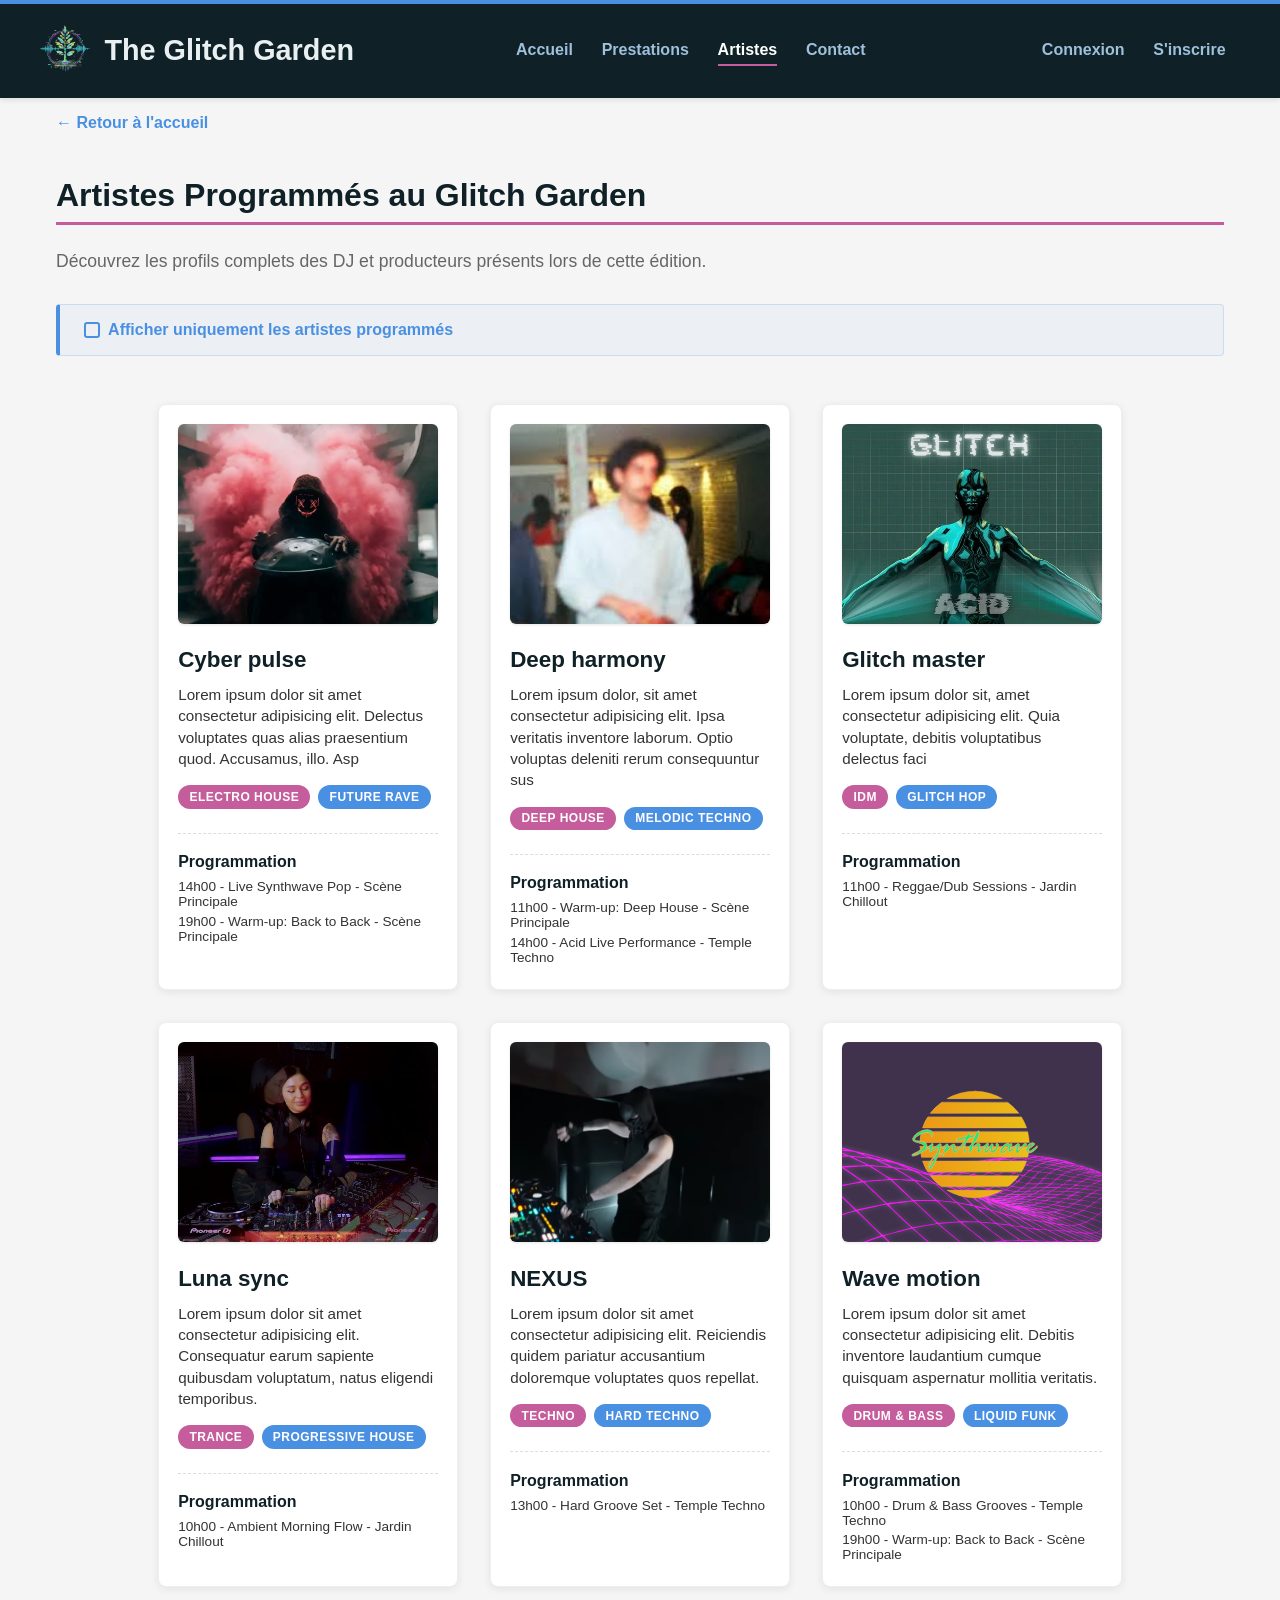
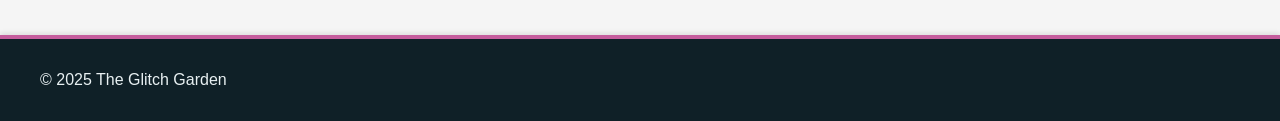
<file: artistes.html>
<!DOCTYPE html>
<html lang="fr">
<head>
    <meta charset="UTF-8">
    <meta name="viewport" content="width=device-width, initial-scale=1.0">
    <link rel="icon" type="image/png" href="assets/img/logo.png">
    <link rel="stylesheet" href="assets/css/style.css">
    <title>The Glitch Garden - Artistes</title>
</head>
<body>
    <header>
        <div class="centrage header-content">
            <a href="index.html"><img src="assets/img/logo.png" alt="Logo The Glitch Garden"></a>
            <a id="site-title" href="index.html">The Glitch Garden</a>
            <nav>
                <ul class="main-nav">
                    <li><a href="index.html">Accueil</a></li>
                    <li><a href="prestations.html">Prestations</a></li>
                    <li><a href="artistes.html" id="current">Artistes</a></li>
                    <li><a href="contact.html">Contact</a></li>
                </ul>
                <ul>
                    <li><a href="connexion.html">Connexion</a></li>
                    <li><a href="inscription.html">S'inscrire</a></li>
                </ul>
            </nav>
        </div>
    </header>

    <main class="centrage">
        
        <a href="index.html" class="back-link">&larr; Retour à l'accueil</a>

        <h1 class="page-title">Artistes Programmés au Glitch Garden</h1>
        <p class="page-description">Découvrez les profils complets des DJ et producteurs présents lors de cette édition.</p>

        <div class="filter-container">
            <span class="visually-hidden-flex">Options de filtrage</span>
            <input type="checkbox" id="filter-toggle" name="filter-programmed">
            <label for="filter-toggle" class="filter-label">Afficher uniquement les artistes programmés</label>
        </div>
        
        <section class="artistes-list">
            <a href="fiche-artiste.html" class="artiste-card-link">
                <article class="artiste-card">
                    <img src="assets/img/artistes/cyber_pulse.jpg" alt="Portrait de l'artiste Cyber pulse">
                    <h2>Cyber pulse</h2>
                    <span class="artiste-description">
                        Lorem ipsum dolor sit amet consectetur adipisicing elit. Delectus voluptates quas alias praesentium quod. Accusamus, illo. Asp
                    </span>
                    <ul class="styles-tags">
                        <li class="style-tag">Electro House</span>
                        <li class="style-tag">Future Rave</li>
                    </ul>

                    <h3>Programmation</h3>
                    <ul class="programmed-dates">
                        <li>14h00 - Live Synthwave Pop - Scène Principale</li>
                        <li>19h00 - Warm-up: Back to Back - Scène Principale</li>
                    </ul>
                </article>
            </a>
            <a href="fiche-artiste.html" class="artiste-card-link">
                <article class="artiste-card">
                    <img src="assets/img/artistes/deep_harmony.jpg" alt="Portrait de l'artiste Deep harmony">
                    <h2>Deep harmony</h2>
                    <span class="artiste-description">
                        Lorem ipsum dolor, sit amet consectetur adipisicing elit. Ipsa veritatis inventore laborum. Optio voluptas deleniti rerum consequuntur sus
                    </span>
                    <ul class="styles-tags">
                        <li class="style-tag">Deep House</span>
                        <li class="style-tag">Melodic Techno</li>
                    </ul>

                    <h3>Programmation</h3>
                    <ul class="programmed-dates">
                        <li>11h00 - Warm-up: Deep House - Scène Principale</li>
                        <li>14h00 - Acid Live Performance - Temple Techno</li>
                    </ul>
                </article>
            </a>
            <a href="fiche-artiste.html" class="artiste-card-link">
                <article class="artiste-card">
                    <img src="assets/img/artistes/glitch_master.jpg" alt="Portrait de l'artiste Glitch master">
                    <h2>Glitch master</h2>
                    <span class="artiste-description">
                       Lorem ipsum dolor sit, amet consectetur adipisicing elit. Quia voluptate, debitis voluptatibus delectus faci
                    </span>
                    <ul class="styles-tags">
                        <li class="style-tag">IDM</span>
                        <li class="style-tag">Glitch Hop</li>
                    </ul>

                    <h3>Programmation</h3>
                    <ul class="programmed-dates">
                        <li>11h00 - Reggae/Dub Sessions - Jardin Chillout</li>
                    </ul>
                </article>
            </a>
            <a href="fiche-artiste.html" class="artiste-card-link">
                <article class="artiste-card">
                    <img src="assets/img/artistes/luna_sync.jpg" alt="Portrait de l'artiste Luna sync">
                    <h2>Luna sync</h2>
                    <span class="artiste-description">
                        Lorem ipsum dolor sit amet consectetur adipisicing elit. Consequatur earum sapiente quibusdam voluptatum, natus eligendi temporibus.
                    </span>
                    <ul class="styles-tags">
                        <li class="style-tag">Trance</span>
                        <li class="style-tag">Progressive House</li>
                    </ul>

                    <h3>Programmation</h3>
                    <ul class="programmed-dates">
                        <li>10h00 - Ambient Morning Flow - Jardin Chillout</li>
                    </ul>
                </article>
            </a>
            <a href="fiche-artiste.html" class="artiste-card-link">
                <article class="artiste-card">
                    <img src="assets/img/artistes/NEXUS.jpg" alt="Portrait de l'artiste NEXUS">
                    <h2>NEXUS</h2>
                    <span class="artiste-description">
                        Lorem ipsum dolor sit amet consectetur adipisicing elit. Reiciendis quidem pariatur accusantium doloremque voluptates quos repellat.
                    </span>
                    <ul class="styles-tags">
                        <li class="style-tag">Techno</span>
                        <li class="style-tag">Hard Techno</li>
                    </ul>

                    <h3>Programmation</h3>
                    <ul class="programmed-dates">
                        <li>13h00 - Hard Groove Set - Temple Techno</li>
                    </ul>
                </article>
            </a>
            <a href="fiche-artiste.html" class="artiste-card-link">
                <article class="artiste-card">
                    <img src="assets/img/artistes/wave_motion.svg" alt="Portrait de l'artiste Wave motion">
                    <h2>Wave motion</h2>
                    <span class="artiste-description">
                        Lorem ipsum dolor sit amet consectetur adipisicing elit. Debitis inventore laudantium cumque quisquam aspernatur mollitia veritatis.
                    </span>
                    <ul class="styles-tags">
                        <li class="style-tag">Drum &amp; Bass</span>
                        <li class="style-tag">Liquid Funk</li>
                    </ul>

                    <h3>Programmation</h3>
                    <ul class="programmed-dates">
                        <li>10h00 - Drum &amp; Bass Grooves - Temple Techno</li>
                        <li>19h00 - Warm-up: Back to Back - Scène Principale</li>
                    </ul>
                </article>
            </a>
            </section>

    </main>

    <footer>
        <div class="centrage">
            <p>&copy; 2025 The Glitch Garden</p>
        </div>
    </footer>
</body>
</html>
</file>
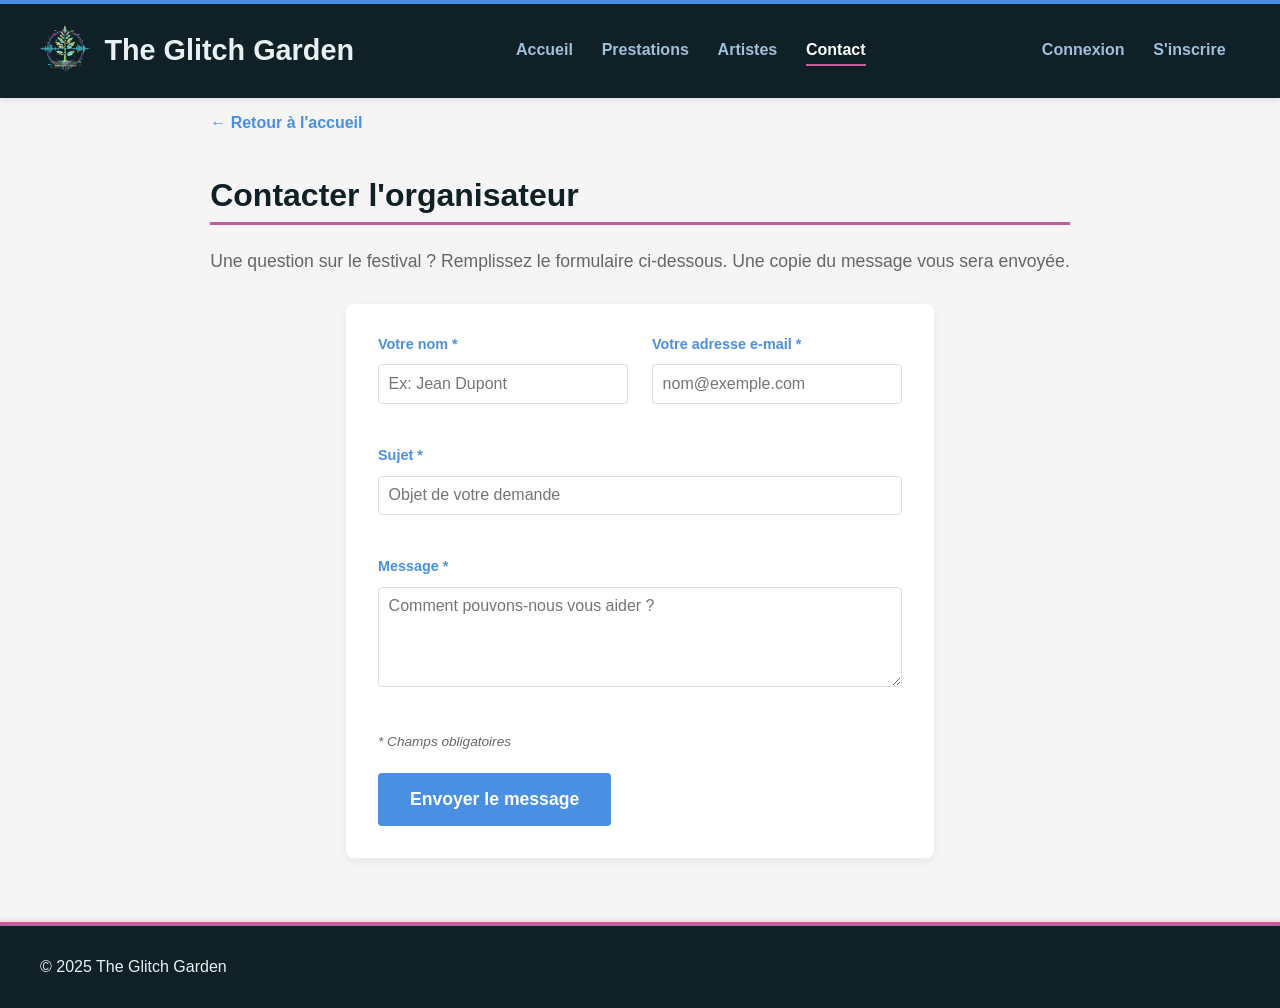
<file: contact.html>
<!DOCTYPE html>
<html lang="fr">
<head>
    <meta charset="UTF-8">
    <meta name="viewport" content="width=device-width, initial-scale=1.0">
    <link rel="icon" type="image/png" href="assets/img/logo.png">
    <link rel="stylesheet" href="assets/css/style.css">
    <title>The Glitch Garden - Contact</title>
</head>
<body>
    <header>
        <div class="centrage header-content">
            <a href="index.html"><img src="assets/img/logo.png" alt="Logo The Glitch Garden"></a>
            <a id="site-title" href="index.html">The Glitch Garden</a>
            <nav>
                <ul class="main-nav">
                    <li><a href="index.html">Accueil</a></li>
                    <li><a href="prestations.html">Prestations</a></li>
                    <li><a href="artistes.html">Artistes</a></li>
                    <li><a href="contact.html" id="current">Contact</a></li>
                </ul>
                <ul>
                    <li><a href="connexion.html">Connexion</a></li>
                    <li><a href="inscription.html">S'inscrire</a></li>
                </ul>
            </nav>
        </div>
    </header>

    <main class="centrage">
        <a href="index.html" class="back-link">&larr; Retour à l'accueil</a>

        <h1 class="page-title">Contacter l'organisateur</h1>
        <p class="page-description">Une question sur le festival ? Remplissez le formulaire ci-dessous. Une copie du message vous sera envoyée.</p>

        <section class="contact-container">
            <form action="send_contact.php" method="POST" class="contact-form">
                
                <div class="form-row">
                    <div class="form-group">
                        <label for="nom">Votre nom *</label>
                        <input type="text" id="nom" name="nom" required placeholder="Ex: Jean Dupont">
                    </div>

                    <div class="form-group">
                        <label for="email">Votre adresse e-mail *</label>
                        <input type="email" id="email" name="email" required placeholder="nom@exemple.com">
                    </div>
                </div>

                <div class="form-group">
                    <label for="sujet">Sujet *</label>
                    <input type="text" id="sujet" name="sujet" required placeholder="Objet de votre demande">
                </div>

                <div class="form-group">
                    <label for="message">Message *</label>
                    <textarea id="message" name="message" rows="4" required placeholder="Comment pouvons-nous vous aider ?"></textarea>
                </div>

                <span class="form-note">* Champs obligatoires</span>

                <button type="submit" class="btn-submit">Envoyer le message</button>
            </form>
        </section>
    </main>

    <footer>
        <div class="centrage">
            <p>&copy; 2025 The Glitch Garden</p>
        </div>
    </footer>
</body>
</html>
</file>
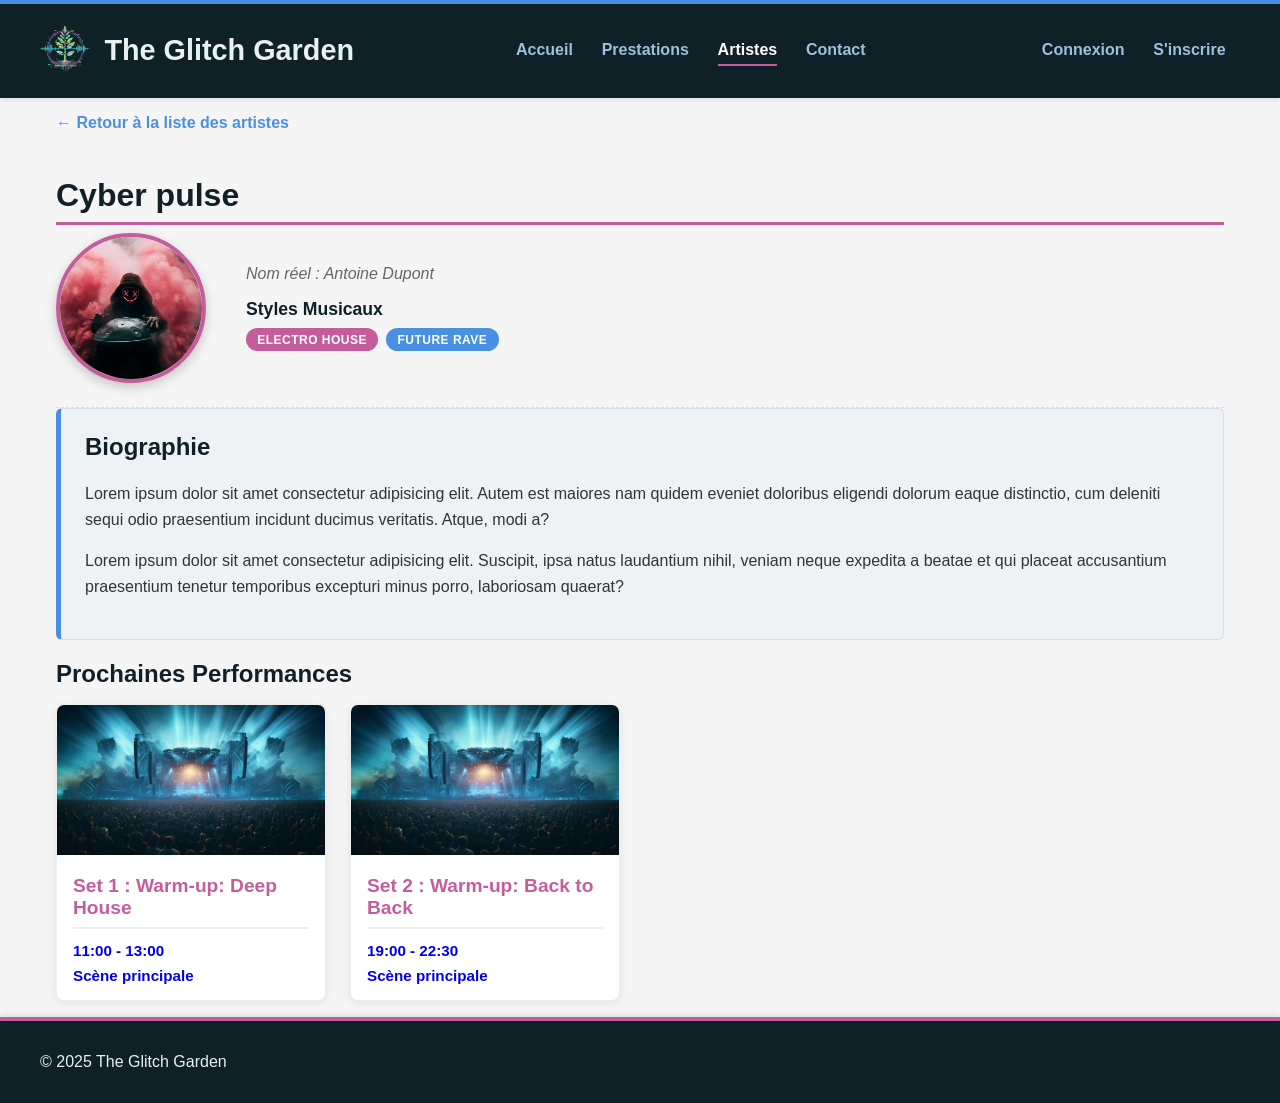
<file: fiche-artiste.html>
<!DOCTYPE html>
<html lang="fr">
<head>
    <meta charset="UTF-8">
    <meta name="viewport" content="width=device-width, initial-scale=1.0">
    <link rel="icon" type="image/png" href="assets/img/logo.png">
    <link rel="stylesheet" href="assets/css/style.css">
    <title>The Glitch Garden - Cyber pulse</title>
</head>
<body>
    <header>
        <div class="centrage header-content">
            <a href="index.html"><img src="assets/img/logo.png" alt="Logo The Glitch Garden"></a>
            <a id="site-title" href="index.html">The Glitch Garden</a>
            <nav>
                <ul class="main-nav">
                    <li><a href="index.html">Accueil</a></li>
                    <li><a href="prestations.html">Prestations</a></li>
                    <li><a href="artistes.html" id="current">Artistes</a></li>
                    <li><a href="contact.html">Contact</a></li>
                </ul>
                <ul>
                    <li><a href="connexion.html">Connexion</a></li>
                    <li><a href="inscription.html">S'inscrire</a></li>
                </ul>
            </nav>
        </div>
    </header>

    <main class="centrage">
        
        <a href="artistes.html" class="back-link">&larr; Retour à la liste des artistes</a>

        <h1 class="page-title">Cyber pulse</h1>

        <div class="artist-profile-header">
            <img src="assets/img/artistes/cyber_pulse.jpg" alt="Portrait de Cyber pulse" class="artist-photo">
            
            <div class="artist-presentation">
                <span class="artist-real-name">Nom réel : Antoine Dupont</span>

                <h2>Styles Musicaux</h2>
                <ul class="styles-tags">
                    <li class="style-tag">Electro House</li>
                    <li class="style-tag">Future Rave</li>
                </ul>
            </div>
        </div>

        <section class="artist-bio-section">
            <h2>Biographie</h2>
            <p class="artist-bio">
                Lorem ipsum dolor sit amet consectetur adipisicing elit. Autem est maiores nam quidem eveniet doloribus eligendi dolorum eaque distinctio, cum deleniti sequi odio praesentium incidunt ducimus veritatis. Atque, modi a?
            </p>
            <p class="artist-bio">
                Lorem ipsum dolor sit amet consectetur adipisicing elit. Suscipit, ipsa natus laudantium nihil, veniam neque expedita a beatae et qui placeat accusantium praesentium tenetur temporibus excepturi minus porro, laboriosam quaerat?
            </p>
        </section>

        <section class="artiste-programmation">
            <h2>Prochaines Performances</h2>
            <div class="programmation-list">
                <a href="fiche-prestation.html" class="prestation-card-link">
                    <article class="programmation-detail-card">
                        <img src="assets/img/scenes/main_stage_set.jpg" alt="Vue de la Scène Principale pour le set Warm-up Deep House" class="programmation-img">
                        
                        <h3>Set 1 : Warm-up: Deep House</h3>
                        <div class="detail-info">
                            <span class="time">11:00 - 13:00</span>
                            <span class="stage">Scène principale</span>
                        </div>
                    </article>
                </a>
                <a href="fiche-prestation.html" class="prestation-card-link">
                    <article class="programmation-detail-card">
                        <img src="assets/img/scenes/main_stage_set.jpg" alt="Vue de la Scène Principale pour le set Back to Back" class="programmation-img">
                        
                        <h3>Set 2 : Warm-up: Back to Back</h3>
                        <div class="detail-info">
                            <span class="time">19:00 - 22:30</span>
                            <span class="stage">Scène principale</span>
                        </div>
                    </article>
                </a>
            </div>
        </section>

    </main>

    <footer>
        <div class="centrage">
            <p>&copy; 2025 The Glitch Garden</p>
        </div>
    </footer>
</body>
</html>
</file>
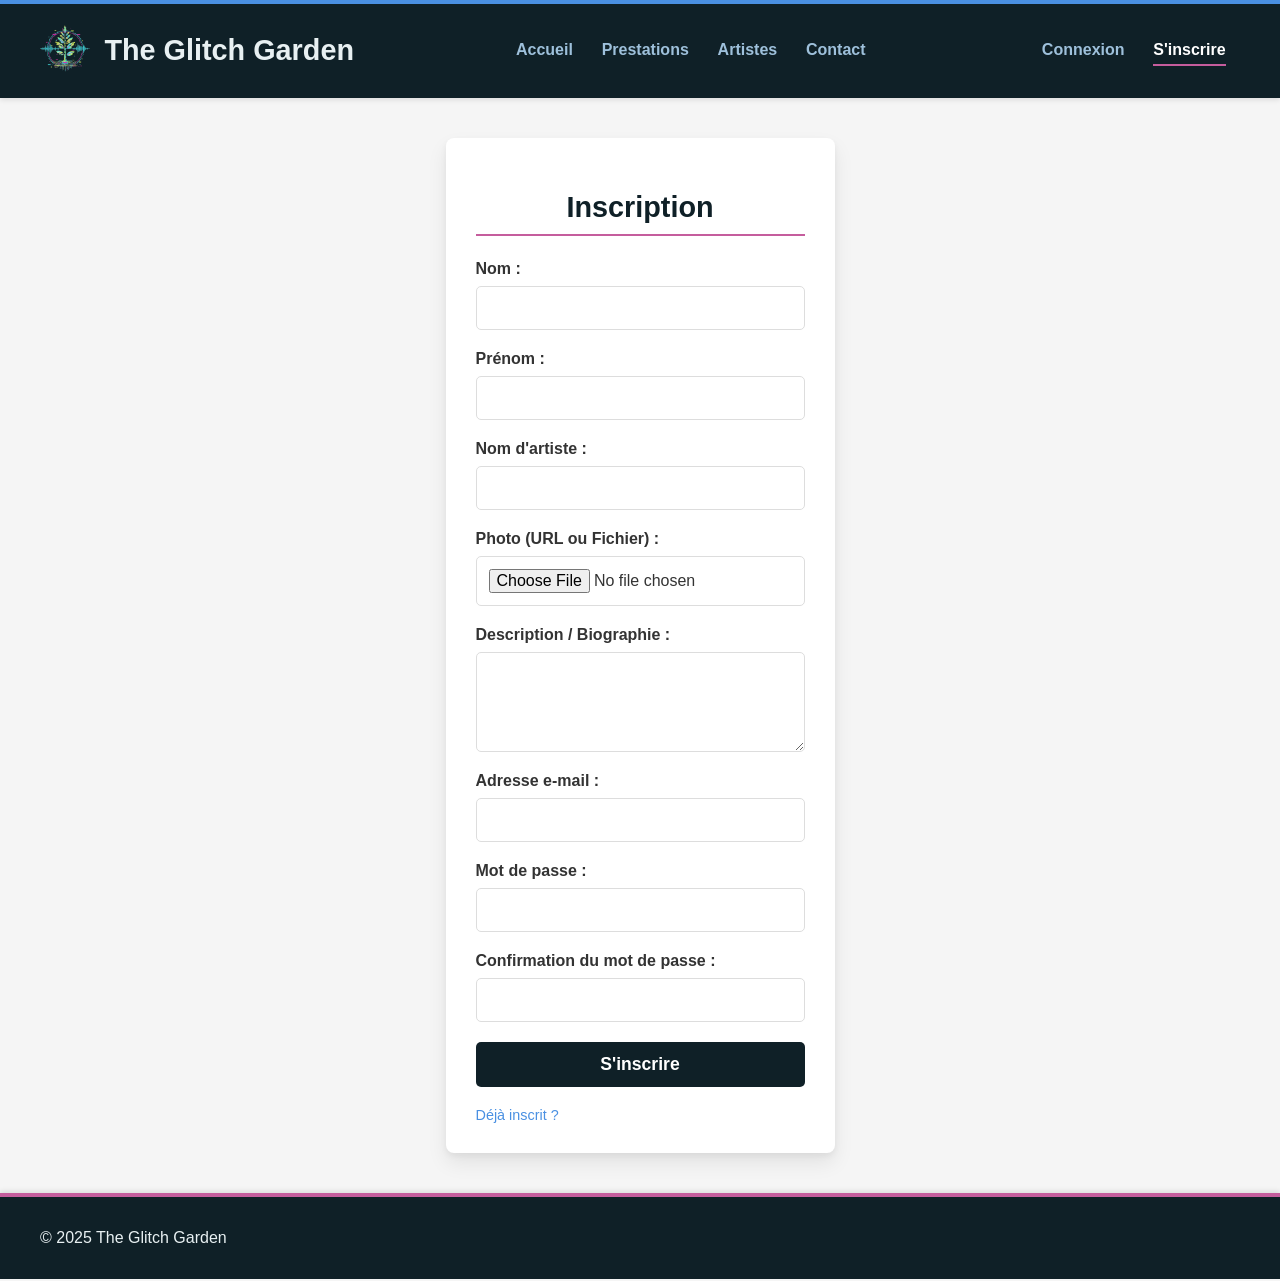
<file: inscription.html>
<!DOCTYPE html>
<html lang="fr">
<head>
    <meta charset="UTF-8">
    <meta name="viewport" content="width=device-width, initial-scale=1.0">
    <link rel="icon" type="image/png" href="assets/img/logo.png">
    <link rel="stylesheet" href="assets/css/style.css">
    <title>The Glitch Garden - Inscription</title>
</head>
<body>
    <header>
        <div class="centrage header-content">
            <a href="index.html"><img src="assets/img/logo.png" alt="Logo The Glitch Garden"></a>
            <a id="site-title" href="index.html">The Glitch Garden</a>
            <nav>
                <ul class="main-nav">
                    <li><a href="index.html">Accueil</a></li>
                    <li><a href="prestations.html">Prestations</a></li>
                    <li><a href="artistes.html">Artistes</a></li>
                    <li><a href="contact.html">Contact</a></li>
                </ul>
                
                <ul>
                    <li><a href="connexion.html">Connexion</a></li>
                    <li><a href="inscription.html" id="current">S'inscrire</a></li>
                </ul>
            </nav>
        </div>
    </header>

    <main class="centrage">
        <section class="register-section">
            <h1>Inscription</h1>
            <form action="#" method="post" class="register-form">
                <label for="lastname">Nom :</label>
                <input type="text" id="lastname" name="lastname" required>

                <label for="firstname">Prénom :</label>
                <input type="text" id="firstname" name="firstname" required>

                <label for="artistname">Nom d'artiste :</label>
                <input type="text" id="artistname" name="artistname" required>

                <label for="photo">Photo (URL ou Fichier) :</label>
                <input type="file" id="photo" name="photo" accept="image/jpeg, image/png" required>

                <label for="bio">Description / Biographie :</label>
                <textarea id="bio" name="bio" rows="4" required></textarea>

                <label for="email">Adresse e-mail :</label>
                <input type="email" id="email" name="email" required>

                <label for="password">Mot de passe :</label>
                <input type="password" id="password" name="password" required>

                <label for="confirm_password">Confirmation du mot de passe :</label>
                <input type="password" id="confirm_password" name="confirm_password" required>

                <button type="submit">S'inscrire</button>
                <div class="form-links">
                    <a href="connexion.html" id="already-registered">Déjà inscrit ?</a>
                </div>
            </form>
        </section>
    </main>

    <footer>
        <div class="centrage">
            <p>&copy; 2025 The Glitch Garden</p>
        </div>
    </footer>

</body>
</html>
</file>
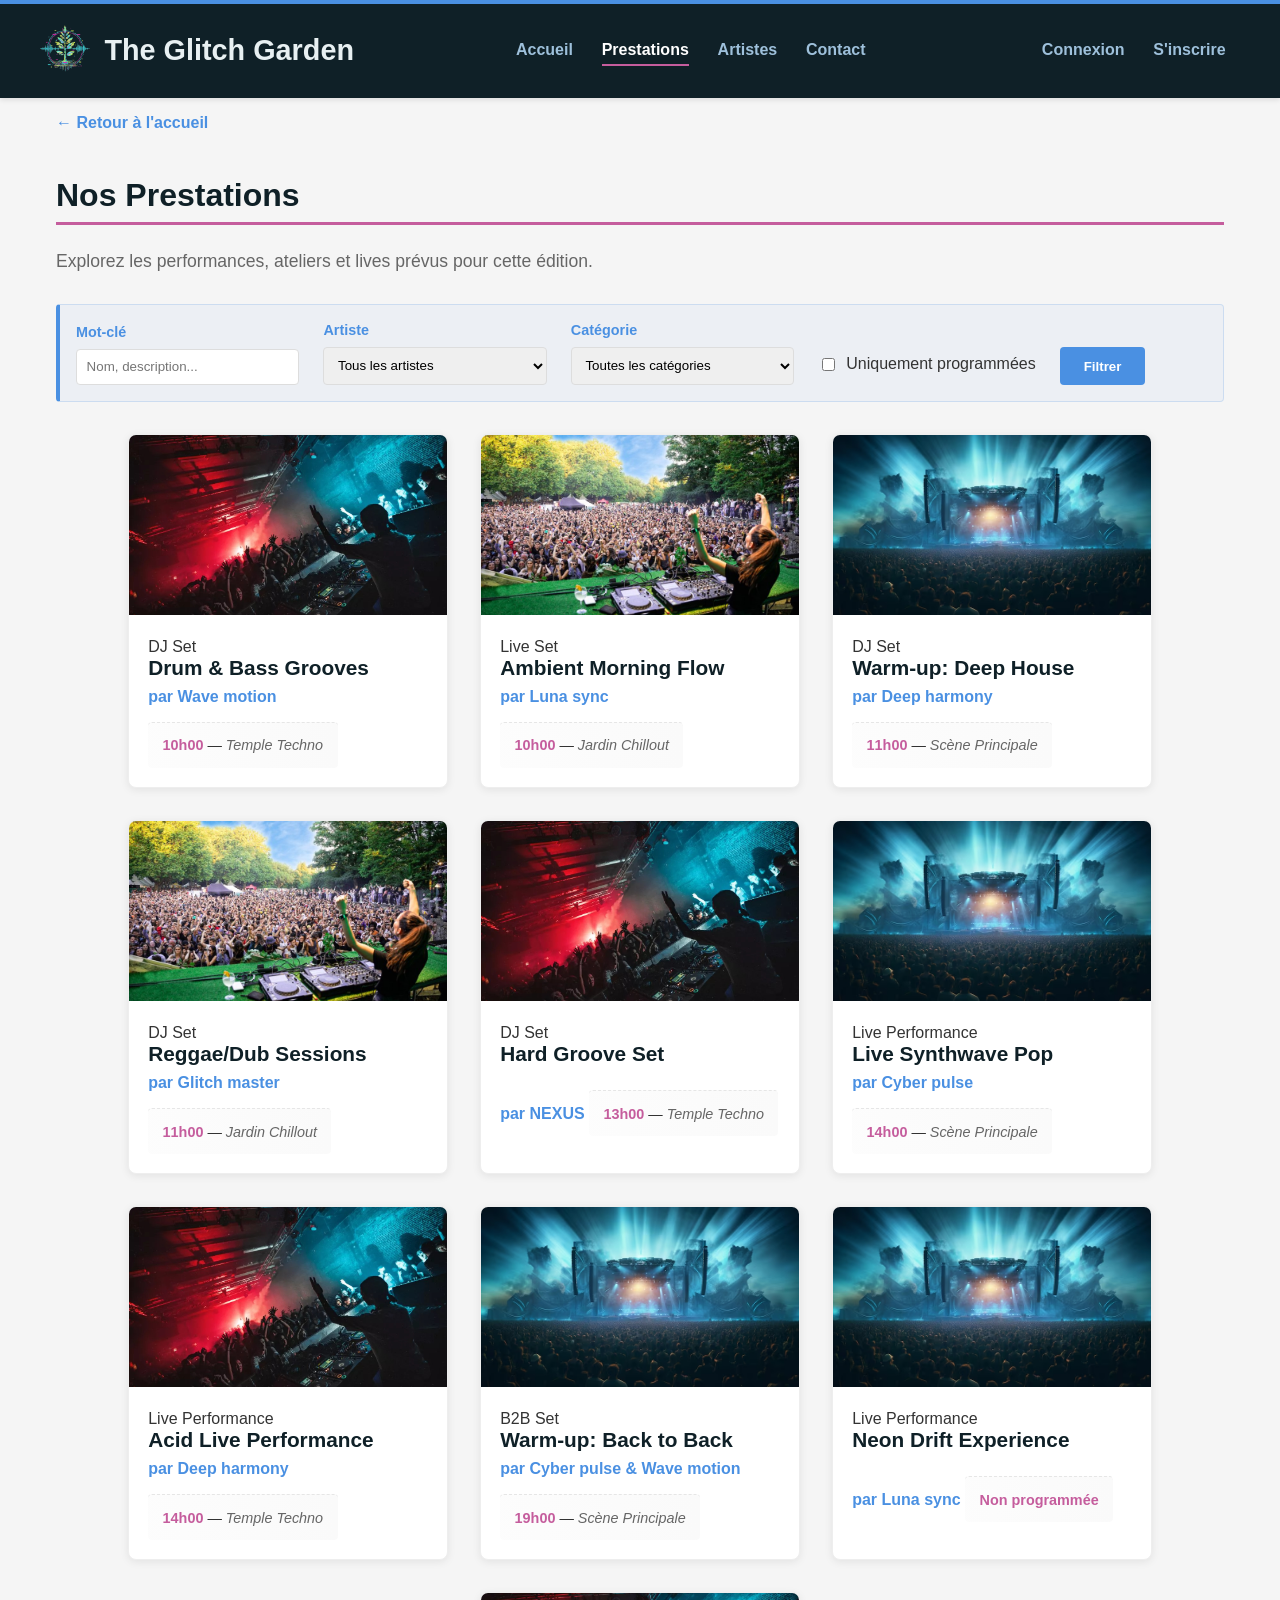
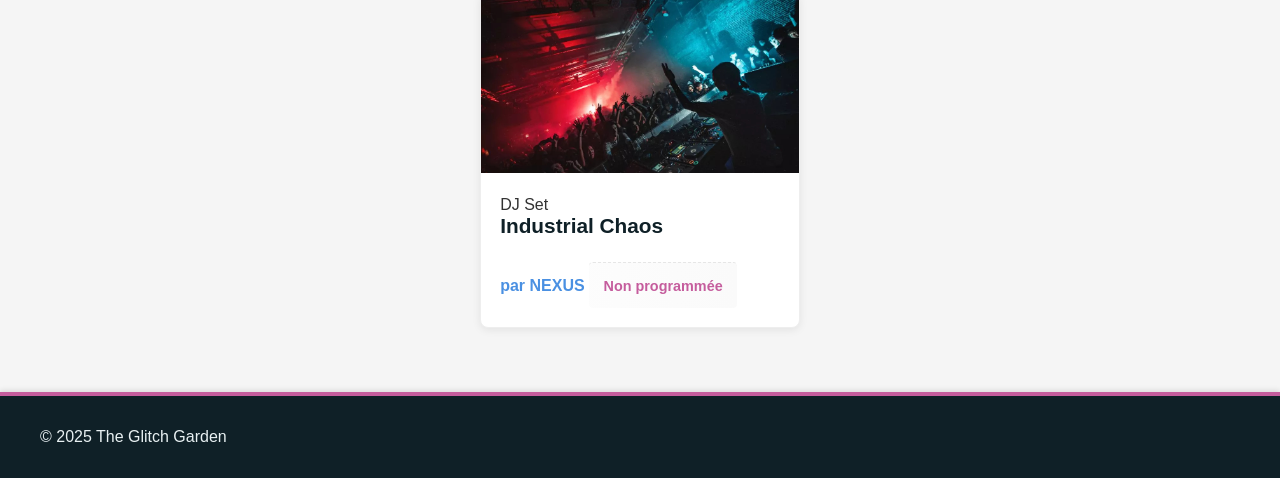
<file: prestations.html>
<!DOCTYPE html>
<html lang="fr">
<head>
    <meta charset="UTF-8">
    <meta name="viewport" content="width=device-width, initial-scale=1.0">
    <link rel="icon" type="image/png" href="assets/img/logo.png">
    <link rel="stylesheet" href="assets/css/style.css">
    <title>The Glitch Garden - Prestations</title>
</head>
<body>
    <header>
        <div class="centrage header-content">
            <a href="index.html"><img src="assets/img/logo.png" alt="Logo The Glitch Garden"></a>
            <a id="site-title" href="index.html">The Glitch Garden</a>
            <nav>
                <ul class="main-nav">
                    <li><a href="index.html">Accueil</a></li>
                    <li><a href="prestations.html" id="current">Prestations</a></li>
                    <li><a href="artistes.html">Artistes</a></li>
                    <li><a href="contact.html">Contact</a></li>
                </ul>
                <ul>
                    <li><a href="connexion.html">Connexion</a></li>
                    <li><a href="inscription.html">S'inscrire</a></li>
                </ul>
            </nav>
        </div>
    </header>

    <main class="centrage">
        <a href="index.html" class="back-link">&larr; Retour à l'accueil</a>

        <h1 class="page-title">Nos Prestations</h1>
        <p class="page-description">Explorez les performances, ateliers et lives prévus pour cette édition.</p>

        <div class="filter-container">
            <form action="#" method="GET" class="filter-form">
                <div class="filter-group">
                    <label for="search">Mot-clé</label>
                    <input type="text" id="search" name="search" placeholder="Nom, description...">
                </div>

                <div class="filter-group">
                    <label for="artiste">Artiste</label>
                    <select id="artiste" name="artiste">
                        <option value="">Tous les artistes</option>
                        <option value="cyber_pulse">Cyber pulse</option>
                        <option value="deep_harmony">Deep harmony</option>
                        <option value="glitch_master">Glitch master</option>
                        <option value="luna_sync">Luna sync</option>
                        <option value="nexus">NEXUS</option>
                        <option value="wave_motion">Wave motion</option>
                    </select>
                </div>

                <div class="filter-group">
                    <label for="categorie">Catégorie</label>
                    <select id="categorie" name="categorie">
                        <option value="">Toutes les catégories</option>
                        <option value="DJSet">DJ Set</option>
                        <option value="LiveSet">Live Set</option>
                        <option value="LivePerformance">Live Performance</option>
                        <option value="B2B">B2B Set</option>
                    </select>
                </div>

                <div class="filter-checkbox-group">
                    <input type="checkbox" id="programmed" name="programmed">
                    <label for="programmed">Uniquement programmées</label>
                </div>

                <button type="submit" class="btn-filter">Filtrer</button>
            </form>
        </div>

        <section class="prestations-gallery">
            <a href="fiche-prestation.html" class="vignette">
                <article>
                    <div class="vignette-image">
                        <img src="assets/img/scenes/temple_techno.jpg" alt="Vue de la scène Temple Techno pour le set Drum and Bass Grooves">
                    </div>
                    <div class="vignette-content">
                        <span class="category-tag">DJ Set</span>
                        <h2>Drum &amp; Bass Grooves</h2>
                        <span class="artiste-name">par Wave motion</span>

                        <div class="badge-programmation">
                            <span class="heure">10h00</span> — <span class="scene">Temple Techno</span>
                        </div>
                    </div>
                </article>
            </a>

            <a href="fiche-prestation.html" class="vignette">
                <article>
                    <div class="vignette-image">
                        <img src="assets/img/scenes/jardin_chillout.jpg" alt="Vue de la scène Jardin Chillout pour le set Ambient Morning Flow">
                    </div>
                    <div class="vignette-content">
                        <span class="category-tag">Live Set</span>
                        <h2>Ambient Morning Flow</h2>
                        <span class="artiste-name">par Luna sync</span>

                        <div class="badge-programmation">
                            <span class="heure">10h00</span> — <span class="scene">Jardin Chillout</span>
                        </div>
                    </div>
                </article>
            </a>

            <a href="fiche-prestation.html" class="vignette">
                <article>
                    <div class="vignette-image">
                        <img src="assets/img/scenes/main_stage_set.jpg" alt="Vue de la Scène Principale pour le set Warm-up Deep House">
                    </div>
                    <div class="vignette-content">
                        <span class="category-tag">DJ Set</span>
                        <h2>Warm-up: Deep House</h2>
                        <span class="artiste-name">par Deep harmony</span>

                        <div class="badge-programmation">
                            <span class="heure">11h00</span> — <span class="scene">Scène Principale</span>
                        </div>
                    </div>
                </article>
            </a>

            <a href="fiche-prestation.html" class="vignette">
                <article>
                    <div class="vignette-image">
                        <img src="assets/img/scenes/jardin_chillout.jpg" alt="Vue de la scène Jardin Chillout pour le set Reggae Dub Sessions">
                    </div>
                    <div class="vignette-content">
                        <span class="category-tag">DJ Set</span>
                        <h2>Reggae/Dub Sessions</h2>
                        <span class="artiste-name">par Glitch master</span>

                        <div class="badge-programmation">
                            <span class="heure">11h00</span> — <span class="scene">Jardin Chillout</span>
                        </div>
                    </div>
                </article>
            </a>

            <a href="fiche-prestation.html" class="vignette">
                <article>
                    <div class="vignette-image">
                        <img src="assets/img/scenes/temple_techno.jpg" alt="Vue de la scène Temple Techno pour le set Hard Groove">
                    </div>
                    <div class="vignette-content">
                        <span class="category-tag">DJ Set</span>
                        <h2>Hard Groove Set</h2>
                        <span class="artiste-name">par NEXUS</span>

                        <div class="badge-programmation">
                            <span class="heure">13h00</span> — <span class="scene">Temple Techno</span>
                        </div>
                    </div>
                </article>
            </a>

            <a href="fiche-prestation.html" class="vignette">
                <article>
                    <div class="vignette-image">
                        <img src="assets/img/scenes/main_stage_set.jpg" alt="Vue de la Scène Principale pour le live Synthwave Pop">
                    </div>
                    <div class="vignette-content">
                        <span class="category-tag">Live Performance</span>
                        <h2>Live Synthwave Pop</h2>
                        <span class="artiste-name">par Cyber pulse</span>

                        <div class="badge-programmation">
                            <span class="heure">14h00</span> — <span class="scene">Scène Principale</span>
                        </div>
                    </div>
                </article>
            </a>

            <a href="fiche-prestation.html" class="vignette">
                <article>
                    <div class="vignette-image">
                        <img src="assets/img/scenes/temple_techno.jpg" alt="Vue de la scène Temple Techno pour le live Acid Performance">
                    </div>
                    <div class="vignette-content">
                        <span class="category-tag">Live Performance</span>
                        <h2>Acid Live Performance</h2>
                        <span class="artiste-name">par Deep harmony</span>

                        <div class="badge-programmation">
                            <span class="heure">14h00</span> — <span class="scene">Temple Techno</span>
                        </div>
                    </div>
                </article>
            </a>

            <a href="fiche-prestation.html" class="vignette">
                <article>
                    <div class="vignette-image">
                        <img src="assets/img/scenes/main_stage_set.jpg" alt="Vue de la Scène Principale pour le set Back to Back">
                    </div>
                    <div class="vignette-content">
                        <span class="category-tag">B2B Set</span>
                        <h2>Warm-up: Back to Back</h2>
                        <span class="artiste-name">par Cyber pulse &amp; Wave motion</span>

                        <div class="badge-programmation">
                            <span class="heure">19h00</span> — <span class="scene">Scène Principale</span>
                        </div>
                    </div>
                </article>
            </a>

            <a href="fiche-prestation.html" class="vignette">
                <article>
                    <div class="vignette-image">
                        <img src="assets/img/scenes/main_stage_set.jpg" alt="Vue de la Scène Principale pour le live Neon Drift Experience">
                    </div>
                    <div class="vignette-content">
                        <span class="category-tag">Live Performance</span>
                        <h2>Neon Drift Experience</h2>
                        <span class="artiste-name">par Luna sync</span>

                        <div class="badge-programmation">
                            <span class="heure">Non programmée</span>
                        </div>
                    </div>
                </article>
            </a>

            <a href="fiche-prestation.html" class="vignette">
                <article>
                    <div class="vignette-image">
                        <img src="assets/img/scenes/temple_techno.jpg" alt="Vue de la scène Temple Techno pour le set Industrial Chaos">
                    </div>
                    <div class="vignette-content">
                        <span class="category-tag">DJ Set</span>
                        <h2>Industrial Chaos</h2>
                        <span class="artiste-name">par NEXUS</span>

                        <div class="badge-programmation">
                            <span class="heure">Non programmée</span>
                        </div>
                    </div>
                </article>
            </a>
        </section>
    </main>

    <footer>
        <div class="centrage">
            <p>&copy; 2025 The Glitch Garden</p>
        </div>
    </footer>
</body>
</html>
</file>
<file: assets/css/style.css>
/* Variables CSS */
:root {
    --color-primary: #4A90E2;
    --color-accent: #C55D9D;
    --color-dark: #0F2027;
    --color-light: #E8F0F2;
    --color-text: #333333;
    --color-text-light: #666666;
    --color-background: #F5F5F5;
    --color-white: #FFFFFF;
    --color-border: #EEEEEE;
    --color-border-light: rgba(74, 144, 226, 0.2);
    --color-bg-light: rgba(74, 144, 226, 0.05);
    --color-nav-link: #9EC0DB;
    --color-muted: #999999;
    --color-border-dark: #DDDDDD;
    --color-text-dark: #222222;
    --color-error: #E74C3C;
}

/* Réinitialisation et base */
*,
*::before,
*::after {
    box-sizing: border-box;
}


body {
    background-color: var(--color-background);
    color: var(--color-text);
    font-family: Arial, sans-serif;
    font-size: 1rem;
    margin: 0;
    min-height: 100vh;
    display: flex;
    flex-direction: column;
}

img {
    -webkit-user-drag: none;
    -webkit-user-select: none;
    user-select: none;
}

/* Conteneur de centrage */
.centrage {
    max-width: 1200px;
    margin-left: auto;
    margin-right: auto;
}

/* Header et Navigation */
header {
    background-color: var(--color-dark);
    padding: 1rem;
    color: var(--color-light);
    box-shadow: 0 2px 5px rgba(0, 0, 0, 0.1);
    border-top: 4px solid var(--color-primary);
}

.header-content {
    display: flex;
    align-items: center;
    flex-wrap: wrap;
    justify-content: center;
}

header #site-title {
    font-size: 1.8rem;
    font-weight: bold;
    color: var(--color-light);
    text-decoration: none;
    transition: all 0.3s ease;
}

header #site-title:hover {
    background-image: linear-gradient(90deg, var(--color-primary), var(--color-accent));
    background-clip: text;
    -webkit-background-clip: text;
    -webkit-text-fill-color: transparent;
}

header img {
    height: 50px;
    margin-right: 0.9rem;
}

header nav {
    flex-grow: 1;
    display: flex;
    flex-wrap: wrap;
    justify-content: center;
}

header nav ul {
    display: flex;
    flex-wrap: wrap;
    justify-content: space-around;
    list-style: none;
    padding: 0;
}

header .main-nav {
    margin-left: auto;
    margin-right: auto;
}

header nav ul li {
    margin: 0 0.9rem;
}

header nav ul li a {
    color: var(--color-nav-link);
    text-decoration: none;
    font-weight: bold;
    border-bottom: 2px solid transparent;
    padding: 0.3rem 0;
    display: inline-block;
    transition: color 0.3s, border-color 0.3s;
}

header nav ul li a#current {
    color: var(--color-white);
    border-bottom: 2px solid var(--color-accent);
}

header nav ul li a:hover {
    color: var(--color-white);
    border-bottom: 2px solid var(--color-primary);
}

/* Footer */
footer {
    background-color: var(--color-dark);
    padding: 1rem;
    color: var(--color-light);
    border-top: 4px solid var(--color-accent);
    box-shadow: 0 -2px 5px rgba(0, 0, 0, 0.1);
}

/* Main et layouts */
main {
    flex: 1;
}

main.centrage {
    display: flex;
    flex-direction: column;
    padding: 1rem;
}

/* Titres et descriptions */
.page-title,
.section-title {
    font-size: 2rem;
    font-weight: bold;
    color: var(--color-dark);
    margin-bottom: 0.5rem;
    border-bottom: 3px solid var(--color-accent);
    padding-bottom: 0.5rem;
}

.page-title.large {
    font-size: 2.5rem;
    margin: 0;
    border-bottom: 4px solid var(--color-primary);
}

.page-description,
.section-description {
    font-size: 1.1rem;
    color: var(--color-text-light);
    margin-bottom: 2rem;
}

/* Liens et texte */
.back-link,
.artiste-name {
    color: var(--color-primary);
    font-weight: bold;
    text-decoration: none;
    transition: color 0.2s;
}

.vignette-content .artiste-name {
    margin-bottom: 0.5rem;
}

.back-link:hover,
.artiste-name:hover {
    color: var(--color-accent);
}

.back-link {
    margin-bottom: 1.5rem;
}

.construction-message {
    text-align: center;
}

.info-text {
    font-size: 0.95rem;
    color: var(--color-text-light);
    font-style: italic;
    margin-top: 1.5rem;
}

.info-note {
    font-size: 0.9rem;
    color: var(--color-muted);
    margin-top: 0.5rem;
    padding: 0.5rem 0.5rem 0.5rem 1rem;
    border-left: 3px solid var(--color-primary);
}

.form-note {
    font-size: 0.85rem;
    color: var(--color-text-light);
    font-style: italic;
    margin: 0;
}

/* Message aucun résultat */
.no-results {
    text-align: center;
    color: var(--color-text-light);
    font-style: italic;
    padding: 2rem 0;
}

/* Message filtre artistes programmés */
.no-artiste-filter {
    display: none;
    text-align: center;
    color: var(--color-text-light);
    font-style: italic;
    padding: 2rem 0;
    width: 100%;
}

#filter-toggle:checked ~ .artistes-list .no-artiste-filter {
    display: block;
}

#filter-toggle:checked ~ .artistes-list:has(.artiste-card-link[data-programmed="true"]) .no-artiste-filter {
    display: none;
}

/* Filtres */
#filter-toggle {
    position: absolute;
    opacity: 0;
    width: 0;
    height: 0;
}

#filter-toggle:checked ~ .artistes-list .artiste-card-link[data-programmed="false"] {
    display: none;
}

.filter-label::before {
    content: '';
    display: inline-block;
    width: 1rem;
    height: 1rem;
    border: 2px solid var(--color-primary);
    border-radius: 3px;
    margin-right: 0.5rem;
    vertical-align: middle;
}

#filter-toggle:checked + .filter-container .filter-label::before {
    background-color: var(--color-primary);
}

.filter-label {
    display: block;
    font-weight: bold;
    cursor: pointer;
    color: var(--color-primary);
}

.filter-container {
    border: 1px solid var(--color-border-light);
    border-left: 4px solid var(--color-primary);
    border-radius: 4px;
    padding: 1rem;
    margin: 0 0 2rem 0;
    background-color: var(--color-bg-light);
    display: flex;
    align-items: center;
    gap: 0.5rem;
}

.visually-hidden-flex {
    height: 0.1px;
    width: 0.1px;
    overflow: hidden;
    opacity: 0;
    pointer-events: none;
}

.filter-form {
    display: flex;
    flex-wrap: wrap;
    gap: 1.5rem;
    align-items: flex-end;
}

.filter-group {
    flex: 1;
    min-width: 150px;
}

.filter-group label {
    font-weight: bold;
    color: var(--color-primary);
    font-size: 0.9rem;
}

.filter-group input,
.filter-group select {
    width: 100%;
    margin-top: 0.5rem;
    padding: 0.6rem;
    border: 1px solid var(--color-border-dark);
    border-radius: 4px;
}

.filter-checkbox-group {
    display: flex;
    align-items: center;
    gap: 0.5rem;
    padding-bottom: 0.7rem;
}

.btn-filter {
    background-color: var(--color-primary);
    color: white;
    border: none;
    padding: 0.7rem 1.5rem;
    border-radius: 4px;
    font-weight: bold;
    cursor: pointer;
    transition: background-color 0.2s;
}

.btn-filter:hover {
    background-color: var(--color-accent);
}

/* Formulaires (connexion, inscription, contact) */
.login-section,
.register-section {
    background-color: var(--color-white);
    border-radius: 8px;
    box-shadow: 0 10px 20px rgba(0, 0, 0, 0.08), 0 3px 6px rgba(0, 0, 0, 0.05);
    margin: 1.5rem auto;
    padding: 1.875rem;
    border: none;
}

.login-section {
    max-width: 400px;
}

.register-section {
    max-width: 600px;
}

.login-section h1,
.register-section h1 {
    text-align: center;
    margin-bottom: 1.5rem;
    color: var(--color-dark);
    padding-bottom: 0.6rem;
    font-size: 1.8rem;
}

.login-section h1 {
    border-bottom: 2px solid var(--color-primary);
}

.register-section h1 {
    border-bottom: 2px solid var(--color-accent);
}

.login-form,
.register-form,
.contact-form {
    display: flex;
    flex-direction: column;
}

.login-form label,
.register-form label {
    margin-bottom: 0.5rem;
    font-weight: bold;
    color: var(--color-text);
}

.login-form input,
.register-form input,
.register-form textarea {
    padding: 0.75rem;
    border: 1px solid var(--color-border-dark);
    border-radius: 5px;
    font-size: 1rem;
    transition: border-color 0.3s, box-shadow 0.3s;
}

.login-form input,
.register-form input {
    margin-bottom: 1.25rem;
}

.register-form textarea {
    margin-bottom: 1.25rem;
    resize: vertical;
    min-height: 100px;
}

.login-form input:focus,
.register-form input:focus,
.register-form textarea:focus {
    border-color: var(--color-primary);
    outline: none;
    box-shadow: 0 0 0 3px rgba(74, 144, 226, 0.2);
}

.login-form button,
.register-form button {
    padding: 0.75rem;
    background-color: var(--color-dark);
    color: white;
    border: none;
    border-radius: 5px;
    font-size: 1.1rem;
    font-weight: bold;
    cursor: pointer;
    transition: background-color 0.3s, transform 0.1s;
}

.login-form button:active,
.register-form button:active {
    transform: translateY(1px);
}

.login-form button:hover {
    background-color: var(--color-primary);
}

.register-form button:hover {
    background-color: var(--color-accent);
}

.form-links {
    display: flex;
    flex-direction: row;
    flex-wrap: wrap;
    justify-content: space-between;
    margin-top: 1.25rem;
}

.login-form #forgot-password,
.login-form #create-account,
.register-form #already-registered {
    font-size: 0.9rem;
    text-decoration: none;
    align-self: flex-start;
    transition: color 0.3s;
}

.login-form #forgot-password,
.login-form #create-account {
    color: var(--color-accent);
}

.register-form #already-registered {
    color: var(--color-primary);
}

.login-form #forgot-password:hover,
.login-form #create-account:hover {
    color: var(--color-primary);
    text-decoration: underline;
}

.register-form #already-registered:hover {
    color: var(--color-accent);
    text-decoration: underline;
}

/* Formulaire contact */
.contact-container {
    background-color: var(--color-white);
    border-radius: 8px;
    padding: 2rem;
    max-width: 800px;
    margin: 0 auto 3rem auto;
    box-shadow: 0 4px 12px rgba(0, 0, 0, 0.05);
}

.contact-form {
    gap: 1.5rem;
}

.form-row {
    display: flex;
    gap: 1.5rem;
    flex-wrap: wrap;
}

.form-group {
    flex: 1;
    min-width: 250px;
}

.form-group label {
    font-weight: bold;
    color: var(--color-primary);
    font-size: 0.95rem;
}

.form-group input,
.form-group textarea {
    width: 100%;
    margin-top: 0.5rem;
    padding: 0.8rem;
    border: 1px solid var(--color-border-dark);
    border-radius: 4px;
    font-family: inherit;
    font-size: 1rem;
    transition: border-color 0.2s;
}

.form-group textarea {
    resize: vertical;
    min-height: 100px;
}

.form-group input:focus,
.form-group textarea:focus {
    border-color: var(--color-accent);
    outline: none;
    box-shadow: 0 0 5px rgba(197, 93, 157, 0.2);
}

.btn-submit {
    background-color: var(--color-primary);
    color: white;
    border: none;
    padding: 1rem 2rem;
    border-radius: 4px;
    font-weight: bold;
    font-size: 1.1rem;
    cursor: pointer;
    align-self: flex-start;
    transition: background-color 0.2s, transform 0.1s;
}

.btn-submit:hover {
    background-color: var(--color-accent);
}

.btn-submit:active {
    transform: scale(0.98);
}

/* Cartes artistes et composants */
.artistes-list {
    display: flex;
    flex-wrap: wrap;
    padding-top: 1rem;
    padding-bottom: 2rem;
    gap: 2rem;
    justify-content: center;
}

.artiste-card,
.vignette {
    background-color: var(--color-white);
    border: 1px solid var(--color-border);
    border-radius: 8px;
    box-shadow: 0 2px 8px rgba(0, 0, 0, 0.08);
    transition: transform 0.2s, box-shadow 0.2s;
}

.artiste-card:hover,
.vignette:hover {
    transform: translateY(-5px);
    box-shadow: 0 8px 15px rgba(0, 0, 0, 0.15);
}

.artiste-card {
    padding: 1.2rem;
    width: 300px;
}

.artiste-card img {
    width: 100%;
    height: 200px;
    object-fit: cover;
    border-radius: 6px;
    margin-bottom: 0.7rem;
    box-shadow: 0 1px 3px rgba(0, 0, 0, 0.1);
}

.artiste-card h2 {
    margin: 0.5rem 0;
    font-size: 1.4rem;
    color: var(--color-dark);
}

.artiste-card h3 {
    font-size: 1rem;
    margin: 1.5rem 0 0.5rem 0;
    color: var(--color-dark);
    font-weight: bold;
    border-top: 1px dashed var(--color-border-dark);
    padding-top: 1.2rem;
}

.artiste-description {
    display: block;
    margin: 0.7rem 0 1rem 0;
    font-size: 0.95rem;
    color: var(--color-text);
    line-height: 1.4;
    min-height: 55px;
}

.artiste-card-link {
    display: flex;
    text-decoration: none;
}

.styles-tags {
    display: flex;
    flex-wrap: wrap;
    margin-top: 0.5rem;
    gap: 0.5rem;
    list-style: none;
    padding: 0;
    margin-bottom: 0;
}

.style-tag {
    padding: 0.3rem 0.7rem;
    border-radius: 15px;
    font-size: 0.75rem;
    font-weight: 700;
    text-transform: uppercase;
    letter-spacing: 0.5px;
    white-space: nowrap;
}

.style-tag:first-child {
    background-color: var(--color-accent);
    color: var(--color-white);
}

.style-tag:not(:first-child) {
    background-color: var(--color-primary);
    color: var(--color-white);
}

.programmed-dates {
    margin: 0;
    padding: 0;
    list-style: none;
}

.programmed-dates li {
    font-size: 0.85rem;
    color: var(--color-text);
    margin-bottom: 0.3rem;
}

/* Page artiste - profil et bio */
.artist-profile-header {
    display: flex;
    flex-direction: row;
    gap: 2.5rem;
    align-items: flex-start;
    padding-bottom: 1.5rem;
    border-bottom: 1px dashed var(--color-border-dark);
}

.artist-photo {
    width: 150px;
    height: 150px;
    border-radius: 50%;
    border: 4px solid var(--color-accent);
    box-shadow: 0 4px 12px rgba(0, 0, 0, 0.2);
    object-fit: cover;
}

.artist-presentation {
    align-self: center;
}

.artist-real-name {
    font-style: italic;
    color: var(--color-text-light);
}

.artist-presentation h2 {
    font-size: 1.1rem;
    margin: 1rem 0 0.5rem 0;
    color: var(--color-dark);
}

.artist-bio-section {
    border: 1px solid var(--color-border-light);
    border-left: 5px solid var(--color-primary);
    padding: 1.5rem;
    border-radius: 6px;
    background-color: rgba(74, 144, 226, 0.03);
}

.artist-bio-section h2 {
    font-size: 1.5rem;
    margin-top: 0;
    color: var(--color-dark);
}

.artist-bio {
    margin-bottom: 1rem;
    line-height: 1.6;
}

/* Programmation et fiches */
.artiste-programmation h2 {
    font-size: 1.5rem;
    margin-bottom: 1rem;
    color: var(--color-dark);
}

.programmation-list {
    display: flex;
    flex-wrap: wrap;
    gap: 1.5rem;
}

.programmation-detail-card {
    background-color: var(--color-white);
    border: 1px solid var(--color-border);
    border-radius: 8px;
    padding: 0;
    width: 270px;
    box-shadow: 0 2px 8px rgba(0, 0, 0, 0.08);
    transition: transform 0.2s, box-shadow 0.2s, border-color 0.2s;
    overflow: hidden;
}

.programmation-detail-card:hover {
    transform: translateY(-3px);
    box-shadow: 0 6px 12px rgba(0, 0, 0, 0.12);
    border-color: var(--color-accent);
}

.programmation-img {
    width: 100%;
    height: 150px;
    object-fit: cover;
    margin-bottom: 1rem;
}

.programmation-detail-card h3 {
    font-size: 1.2rem;
    color: var(--color-accent);
    margin: 0 1rem 0.8rem 1rem;
    border-bottom: 2px solid var(--color-border);
    padding-bottom: 0.5rem;
}

.detail-info {
    display: flex;
    flex-direction: column;
    gap: 0.5rem;
    font-size: 0.95rem;
    padding: 0 1rem 1rem 1rem;
}

.detail-info span {
    font-weight: 600;
}

.prestation-card-link {
    text-decoration: none;
}

/* Fiche détail prestation */
.fiche-grid {
    display: flex;
    gap: 2rem;
    align-items: flex-start;
    margin-top: 1rem;
    background: var(--color-white);
    border: 1px solid var(--color-border);
    border-radius: 8px;
    padding: 1rem;
    box-shadow: 0 4px 18px rgba(0, 0, 0, 0.04);
    overflow: hidden;
}

.fiche-image {
    flex: 0 0 45%;
    max-width: 45%;
    border-radius: 6px;
    overflow: hidden;
}

.fiche-image img {
    width: 100%;
    height: 100%;
    object-fit: cover;
    display: block;
}

.fiche-details {
    flex: 1;
    min-width: 200px;
    color: var(--color-text-dark);
}

.categorie-badge {
    display: inline-block;
    background: linear-gradient(90deg, rgba(74, 144, 226, 0.08), rgba(197, 93, 157, 0.04));
    border-left: 4px solid var(--color-primary);
    padding: 0.5rem 0.8rem;
    border-radius: 4px;
    margin-bottom: 0.9rem;
    font-weight: bold;
    color: var(--color-dark);
}

.categorie-badge .categorie {
    font-weight: 600;
    color: var(--color-primary);
    margin-left: 0.4rem;
}

.description {
    line-height: 1.6;
    margin: 0.8rem 0 1.2rem 0;
    color: var(--color-text);
}

.proposed-by {
    margin: 1rem 0;
}

.badge-programmation {
    margin-top: 1rem;
    padding: 0.9rem;
    border-top: 1px dashed #e6e6e6;
    background: linear-gradient(90deg, rgba(250, 250, 250, 0.5), rgba(245, 245, 245, 0.5));
    border-radius: 4px;
    display: inline-block;
    font-size: 0.9rem;
    color: var(--color-text);
}

.badge-programmation .heure {
    font-weight: 700;
    color: var(--color-accent);
    margin-bottom: 0.2rem;
}

.badge-programmation .scene {
    font-style: italic;
    color: var(--color-text-light);
}

/* Galerie prestations */
.prestations-gallery {
    display: flex;
    flex-wrap: wrap;
    gap: 2rem;
    justify-content: center;
    padding-bottom: 3rem;
}

.vignette {
    text-decoration: none;
    color: inherit;
    width: 320px;
    overflow: hidden;
}

.vignette-image img {
    width: 100%;
    height: 180px;
    object-fit: cover;
}

.vignette-content {
    padding: 1.2rem;
}

.vignette-content h2 {
    margin: 0 0 0.5rem 0;
    font-size: 1.3rem;
    color: var(--color-dark);
}

/* Page accueil / index */
.hero-section {
    padding: 3rem 1.5rem;
    margin: 2rem 0;
    background: linear-gradient(135deg, rgba(74, 144, 226, 0.05) 0%, rgba(197, 93, 157, 0.05) 100%);
    border-left: 4px solid var(--color-primary);
    border-radius: 8px;
}

.hero-title {
    font-size: 2.5rem;
    font-weight: bold;
    color: var(--color-dark);
    margin-top: 0;
    margin-bottom: 1.5rem;
    background: linear-gradient(90deg, var(--color-primary), var(--color-accent));
    background-clip: text;
    -webkit-background-clip: text;
    -webkit-text-fill-color: transparent;
}

.hero-text {
    font-size: 1.1rem;
    line-height: 1.8;
    color: var(--color-text);
    margin: 0;
}

/* Tableau programme */
.program-table {
    width: 100%;
    border-collapse: collapse;
    margin: 1.5rem 0;
    background-color: var(--color-white);
    box-shadow: 0 2px 8px rgba(0, 0, 0, 0.08);
    border-radius: 8px;
    overflow: hidden;
    table-layout: fixed;
}

.program-table caption {
    padding: 1rem 0;
    text-align: left;
    font-weight: bold;
    color: var(--color-dark);
    background-color: var(--color-background);
}

.program-table thead {
    background: linear-gradient(90deg, var(--color-primary), var(--color-accent));
    color: var(--color-white);
}

.program-table thead th {
    padding: 1rem;
    text-align: left;
    font-weight: bold;
}

.program-table tbody tr {
    border-bottom: 1px solid var(--color-border);
    transition: background-color 0.3s ease;
}

.program-table tbody tr:hover {
    background-color: rgba(74, 144, 226, 0.05);
}

.program-table tbody td {
    padding: 1rem;
    color: var(--color-text);
}

.program-table tbody a {
    color: var(--color-primary);
    text-decoration: none;
    font-weight: 600;
    border-bottom: 2px solid transparent;
    transition: all 0.3s ease;
}

.program-table tbody a:hover {
    color: var(--color-accent);
    border-bottom: 2px solid var(--color-accent);
}

.error-message {
    display: flex;
    align-items: center;
    gap: 0.4rem;
    color: var(--color-error);
    font-size: 0.85rem;
    font-weight: 500;
    padding: 0.5rem 0.75rem;
    background-color: rgba(255, 0, 0, 0.06);
    border-left: 3px solid var(--color-error);
    border-radius: 4px;
    margin-top: 0.25rem;
    margin-bottom: 0.25rem;
}

/* Formulaires */
.form-group {
    margin-bottom: 1.2rem;
}

.form-group label {
    display: block;
    font-weight: bold;
    color: var(--color-primary);
    margin-bottom: 0.3rem;
    font-size: 0.9rem;
}

.form-group input,
.form-group textarea,
.form-group select {
    width: 100%;
    padding: 0.6rem;
    border: 1px solid var(--color-border-dark);
    border-radius: 4px;
    font-size: 1rem;
    font-family: inherit;
}

.form-group textarea {
    resize: vertical;
    min-height: 100px;
}

.input-error {
    border-color: var(--color-error) !important;
}

.field-error {
    color: var(--color-error);
    font-size: 0.85rem;
    margin-top: 0.3rem;
    display: block;
}

.succes-message {
    background-color: #e8f5e9;
    border: 1px solid #4CAF50;
    border-left: 4px solid #4CAF50;
    border-radius: 4px;
    padding: 1rem;
    margin-bottom: 1.5rem;
    color: #2e7d32;
}

/* Boutons */
.btn {
    display: inline-block;
    padding: 0.6rem 1.2rem;
    border: none;
    border-radius: 4px;
    cursor: pointer;
    font-size: 0.95rem;
    font-weight: bold;
    text-decoration: none;
    background-color: var(--color-primary);
    color: white;
}

.btn:hover {
    background-color: var(--color-accent);
    color: white;
}

.btn-danger {
    background-color: var(--color-error);
}

.btn-danger:hover {
    background-color: #c0392b;
}

.btn-secondary {
    background-color: var(--color-muted);
}

.btn-secondary:hover {
    background-color: var(--color-text-light);
}

.form-actions {
    margin-top: 1.5rem;
    display: flex;
    gap: 1rem;
    align-items: center;
    flex-wrap: wrap;
}

/* Responsive - Tablette */
@media (max-width: 900px) {
    .fiche-grid {
        flex-direction: column;
    }

    .fiche-image {
        max-width: 100%;
        flex: 0 0 auto;
        height: 260px;
    }

    .fiche-image img {
        height: 100%;
        object-fit: cover;
    }
}

@media (max-width: 768px) {
    .hero-title {
        font-size: 2rem;
    }

    .hero-text {
        font-size: 1rem;
    }

    .page-title,
    .section-title {
        font-size: 1.5rem;
    }

    .page-description,
    .section-description {
        font-size: 1rem;
    }

    .program-table {
        font-size: 0.95rem;
    }

    .program-table thead th,
    .program-table tbody td {
        padding: 0.75rem;
    }

    .page-title.large {
        font-size: 2rem;
    }
}

/* Responsive - Mobile */
@media (max-width: 600px) {
    .register-section {
        padding: 1.25rem;
    }

    .btn-submit {
        width: 100%;
    }

    .form-row {
        flex-direction: column;
    }

    .form-group {
        min-width: auto;
    }

    .artist-profile-header {
        flex-direction: column;
        align-items: center;
        text-align: center;
    }

    .artist-photo {
        width: 120px;
        height: 120px;
    }
}

@media (max-width: 480px) {
    .hero-title {
        font-size: 1.5rem;
    }

    .page-title,
    .section-title {
        font-size: 1.25rem;
    }

    .program-table {
        font-size: 0.85rem;
    }

    .program-table thead th,
    .program-table tbody td {
        padding: 0.5rem;
    }

    .program-table caption {
        font-size: 0.9rem;
    }

    .artistes-list,
    .prestations-gallery {
        gap: 1rem;
    }

    .artiste-card,
    .vignette {
        width: 100%;
        max-width: 250px;
    }
}
</file>
